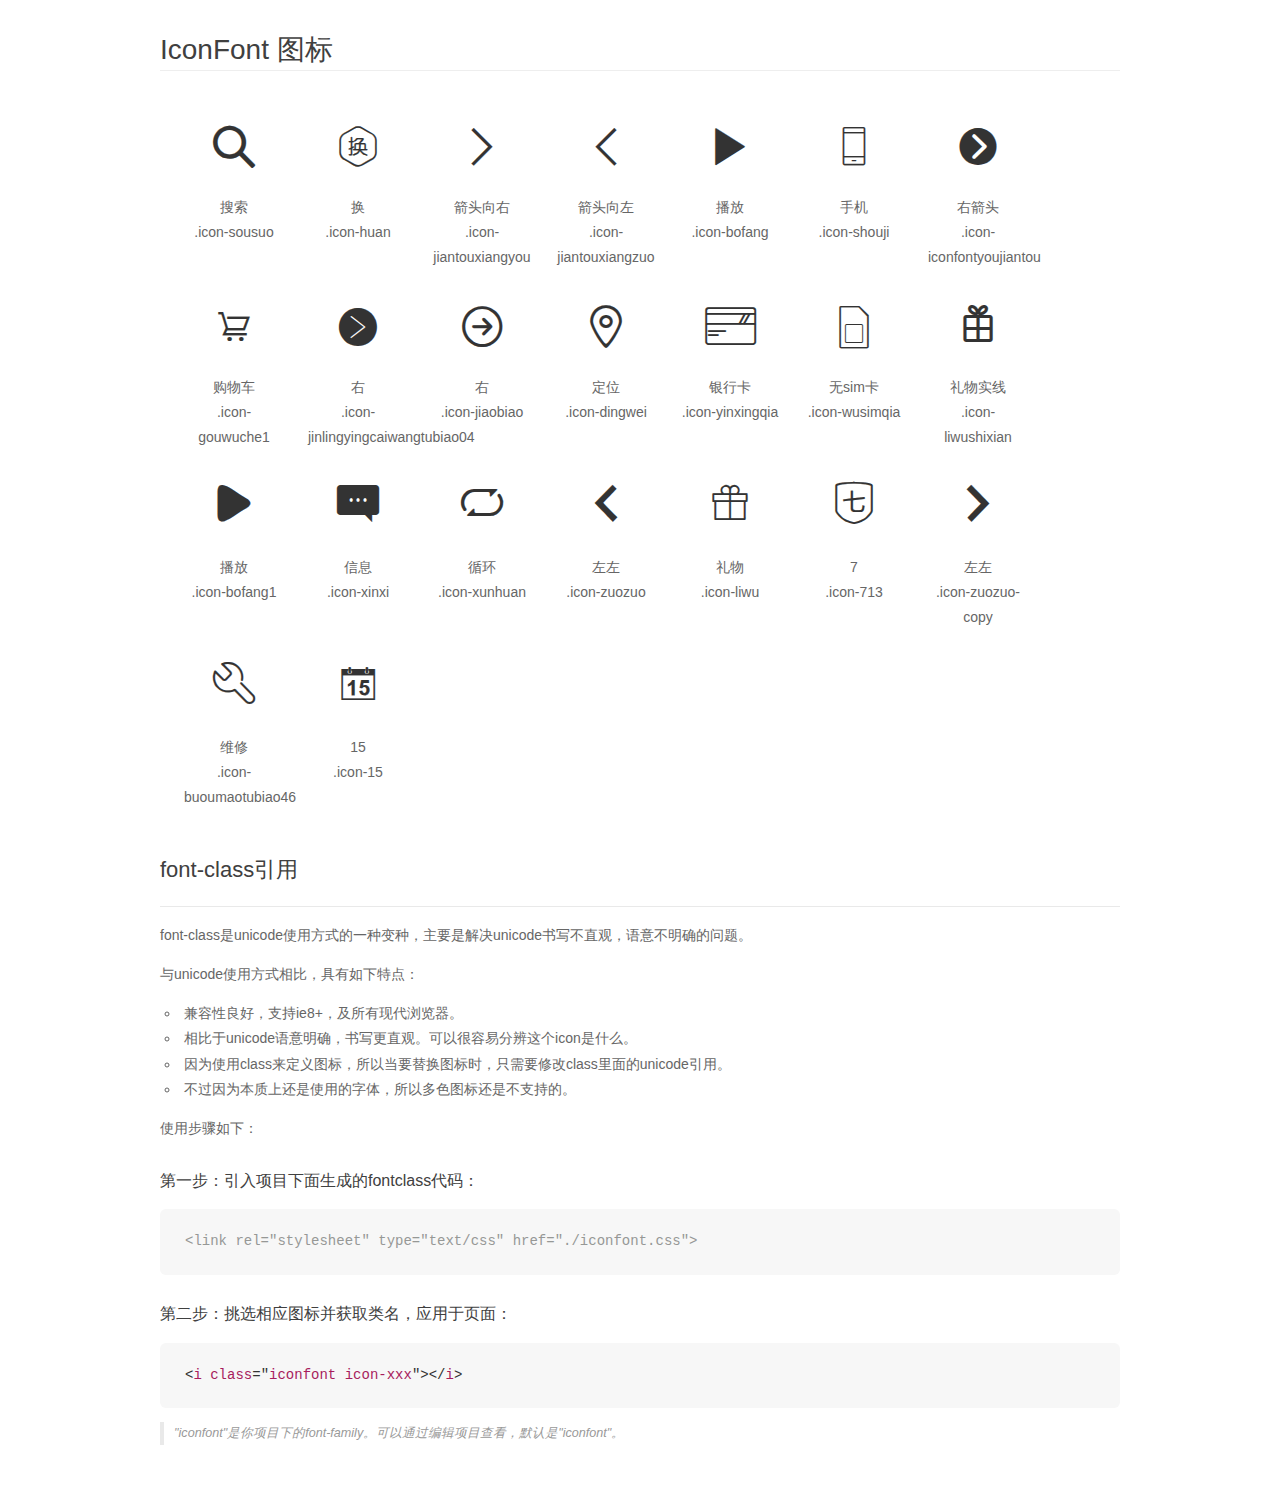
<file: font/demo_fontclass.html>
<!DOCTYPE html>
<html>
<head>
    <meta charset="utf-8"/>
    <title>IconFont</title>
    <link rel="stylesheet" href="demo.css">
    <link rel="stylesheet" href="iconfont.css">
</head>
<body>
    <div class="main markdown">
        <h1>IconFont 图标</h1>
        <ul class="icon_lists clear">
            
                <li>
                <i class="icon iconfont icon-sousuo"></i>
                    <div class="name">搜索</div>
                    <div class="fontclass">.icon-sousuo</div>
                </li>
            
                <li>
                <i class="icon iconfont icon-huan"></i>
                    <div class="name">换</div>
                    <div class="fontclass">.icon-huan</div>
                </li>
            
                <li>
                <i class="icon iconfont icon-jiantouxiangyou"></i>
                    <div class="name">箭头向右</div>
                    <div class="fontclass">.icon-jiantouxiangyou</div>
                </li>
            
                <li>
                <i class="icon iconfont icon-jiantouxiangzuo"></i>
                    <div class="name">箭头向左</div>
                    <div class="fontclass">.icon-jiantouxiangzuo</div>
                </li>
            
                <li>
                <i class="icon iconfont icon-bofang"></i>
                    <div class="name">播放</div>
                    <div class="fontclass">.icon-bofang</div>
                </li>
            
                <li>
                <i class="icon iconfont icon-shouji"></i>
                    <div class="name">手机</div>
                    <div class="fontclass">.icon-shouji</div>
                </li>
            
                <li>
                <i class="icon iconfont icon-iconfontyoujiantou"></i>
                    <div class="name">右箭头</div>
                    <div class="fontclass">.icon-iconfontyoujiantou</div>
                </li>
            
                <li>
                <i class="icon iconfont icon-gouwuche1"></i>
                    <div class="name">购物车</div>
                    <div class="fontclass">.icon-gouwuche1</div>
                </li>
            
                <li>
                <i class="icon iconfont icon-jinlingyingcaiwangtubiao04"></i>
                    <div class="name">右</div>
                    <div class="fontclass">.icon-jinlingyingcaiwangtubiao04</div>
                </li>
            
                <li>
                <i class="icon iconfont icon-jiaobiao"></i>
                    <div class="name">右</div>
                    <div class="fontclass">.icon-jiaobiao</div>
                </li>
            
                <li>
                <i class="icon iconfont icon-dingwei"></i>
                    <div class="name">定位</div>
                    <div class="fontclass">.icon-dingwei</div>
                </li>
            
                <li>
                <i class="icon iconfont icon-yinxingqia"></i>
                    <div class="name">银行卡</div>
                    <div class="fontclass">.icon-yinxingqia</div>
                </li>
            
                <li>
                <i class="icon iconfont icon-wusimqia"></i>
                    <div class="name">无sim卡</div>
                    <div class="fontclass">.icon-wusimqia</div>
                </li>
            
                <li>
                <i class="icon iconfont icon-liwushixian"></i>
                    <div class="name">礼物实线</div>
                    <div class="fontclass">.icon-liwushixian</div>
                </li>
            
                <li>
                <i class="icon iconfont icon-bofang1"></i>
                    <div class="name">播放</div>
                    <div class="fontclass">.icon-bofang1</div>
                </li>
            
                <li>
                <i class="icon iconfont icon-xinxi"></i>
                    <div class="name">信息</div>
                    <div class="fontclass">.icon-xinxi</div>
                </li>
            
                <li>
                <i class="icon iconfont icon-xunhuan"></i>
                    <div class="name">循环</div>
                    <div class="fontclass">.icon-xunhuan</div>
                </li>
            
                <li>
                <i class="icon iconfont icon-zuozuo"></i>
                    <div class="name">左左</div>
                    <div class="fontclass">.icon-zuozuo</div>
                </li>
            
                <li>
                <i class="icon iconfont icon-liwu"></i>
                    <div class="name">礼物</div>
                    <div class="fontclass">.icon-liwu</div>
                </li>
            
                <li>
                <i class="icon iconfont icon-713"></i>
                    <div class="name">7</div>
                    <div class="fontclass">.icon-713</div>
                </li>
            
                <li>
                <i class="icon iconfont icon-zuozuo-copy"></i>
                    <div class="name">左左</div>
                    <div class="fontclass">.icon-zuozuo-copy</div>
                </li>
            
                <li>
                <i class="icon iconfont icon-buoumaotubiao46"></i>
                    <div class="name">维修</div>
                    <div class="fontclass">.icon-buoumaotubiao46</div>
                </li>
            
                <li>
                <i class="icon iconfont icon-15"></i>
                    <div class="name">15</div>
                    <div class="fontclass">.icon-15</div>
                </li>
            
        </ul>

        <h2 id="font-class-">font-class引用</h2>
        <hr>

        <p>font-class是unicode使用方式的一种变种，主要是解决unicode书写不直观，语意不明确的问题。</p>
        <p>与unicode使用方式相比，具有如下特点：</p>
        <ul>
        <li>兼容性良好，支持ie8+，及所有现代浏览器。</li>
        <li>相比于unicode语意明确，书写更直观。可以很容易分辨这个icon是什么。</li>
        <li>因为使用class来定义图标，所以当要替换图标时，只需要修改class里面的unicode引用。</li>
        <li>不过因为本质上还是使用的字体，所以多色图标还是不支持的。</li>
        </ul>
        <p>使用步骤如下：</p>
        <h3 id="-fontclass-">第一步：引入项目下面生成的fontclass代码：</h3>


        <pre><code class="lang-js hljs javascript"><span class="hljs-comment">&lt;link rel="stylesheet" type="text/css" href="./iconfont.css"&gt;</span></code></pre>
        <h3 id="-">第二步：挑选相应图标并获取类名，应用于页面：</h3>
        <pre><code class="lang-css hljs">&lt;<span class="hljs-selector-tag">i</span> <span class="hljs-selector-tag">class</span>="<span class="hljs-selector-tag">iconfont</span> <span class="hljs-selector-tag">icon-xxx</span>"&gt;&lt;/<span class="hljs-selector-tag">i</span>&gt;</code></pre>
        <blockquote>
        <p>"iconfont"是你项目下的font-family。可以通过编辑项目查看，默认是"iconfont"。</p>
        </blockquote>
    </div>
</body>
</html>
</file>
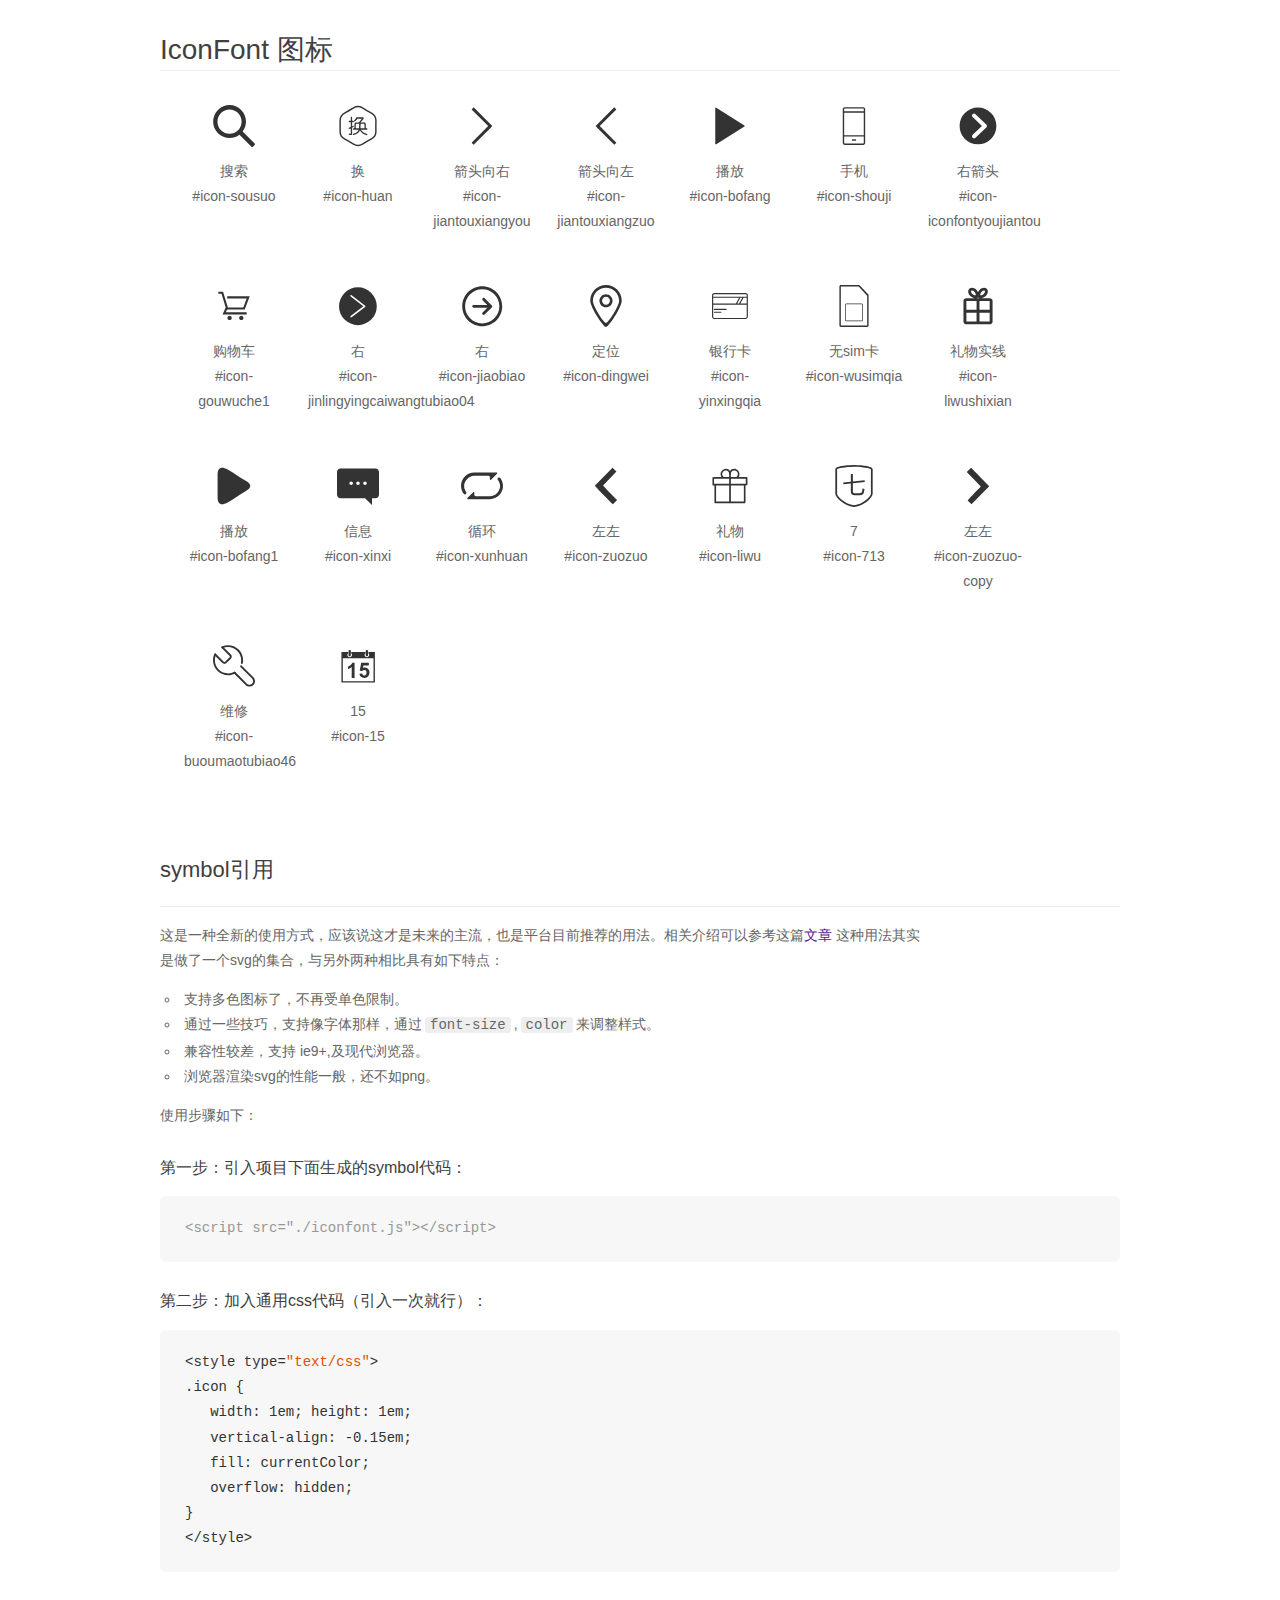
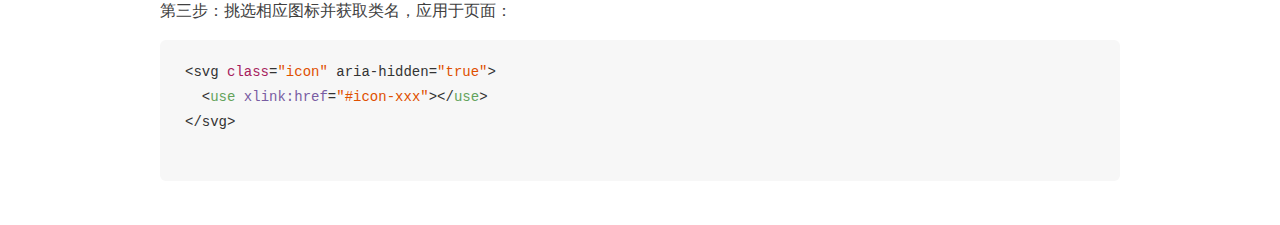
<file: font/demo_symbol.html>
<!DOCTYPE html>
<html>
<head>
    <meta charset="utf-8"/>
    <title>IconFont</title>
    <link rel="stylesheet" href="demo.css">
    <script src="iconfont.js"></script>

    <style type="text/css">
        .icon {
          /* 通过设置 font-size 来改变图标大小 */
          width: 1em; height: 1em;
          /* 图标和文字相邻时，垂直对齐 */
          vertical-align: -0.15em;
          /* 通过设置 color 来改变 SVG 的颜色/fill */
          fill: currentColor;
          /* path 和 stroke 溢出 viewBox 部分在 IE 下会显示
             normalize.css 中也包含这行 */
          overflow: hidden;
        }

    </style>
</head>
<body>
    <div class="main markdown">
        <h1>IconFont 图标</h1>
        <ul class="icon_lists clear">
            
                <li>
                    <svg class="icon" aria-hidden="true">
                        <use xlink:href="#icon-sousuo"></use>
                    </svg>
                    <div class="name">搜索</div>
                    <div class="fontclass">#icon-sousuo</div>
                </li>
            
                <li>
                    <svg class="icon" aria-hidden="true">
                        <use xlink:href="#icon-huan"></use>
                    </svg>
                    <div class="name">换</div>
                    <div class="fontclass">#icon-huan</div>
                </li>
            
                <li>
                    <svg class="icon" aria-hidden="true">
                        <use xlink:href="#icon-jiantouxiangyou"></use>
                    </svg>
                    <div class="name">箭头向右</div>
                    <div class="fontclass">#icon-jiantouxiangyou</div>
                </li>
            
                <li>
                    <svg class="icon" aria-hidden="true">
                        <use xlink:href="#icon-jiantouxiangzuo"></use>
                    </svg>
                    <div class="name">箭头向左</div>
                    <div class="fontclass">#icon-jiantouxiangzuo</div>
                </li>
            
                <li>
                    <svg class="icon" aria-hidden="true">
                        <use xlink:href="#icon-bofang"></use>
                    </svg>
                    <div class="name">播放</div>
                    <div class="fontclass">#icon-bofang</div>
                </li>
            
                <li>
                    <svg class="icon" aria-hidden="true">
                        <use xlink:href="#icon-shouji"></use>
                    </svg>
                    <div class="name">手机</div>
                    <div class="fontclass">#icon-shouji</div>
                </li>
            
                <li>
                    <svg class="icon" aria-hidden="true">
                        <use xlink:href="#icon-iconfontyoujiantou"></use>
                    </svg>
                    <div class="name">右箭头</div>
                    <div class="fontclass">#icon-iconfontyoujiantou</div>
                </li>
            
                <li>
                    <svg class="icon" aria-hidden="true">
                        <use xlink:href="#icon-gouwuche1"></use>
                    </svg>
                    <div class="name">购物车</div>
                    <div class="fontclass">#icon-gouwuche1</div>
                </li>
            
                <li>
                    <svg class="icon" aria-hidden="true">
                        <use xlink:href="#icon-jinlingyingcaiwangtubiao04"></use>
                    </svg>
                    <div class="name">右</div>
                    <div class="fontclass">#icon-jinlingyingcaiwangtubiao04</div>
                </li>
            
                <li>
                    <svg class="icon" aria-hidden="true">
                        <use xlink:href="#icon-jiaobiao"></use>
                    </svg>
                    <div class="name">右</div>
                    <div class="fontclass">#icon-jiaobiao</div>
                </li>
            
                <li>
                    <svg class="icon" aria-hidden="true">
                        <use xlink:href="#icon-dingwei"></use>
                    </svg>
                    <div class="name">定位</div>
                    <div class="fontclass">#icon-dingwei</div>
                </li>
            
                <li>
                    <svg class="icon" aria-hidden="true">
                        <use xlink:href="#icon-yinxingqia"></use>
                    </svg>
                    <div class="name">银行卡</div>
                    <div class="fontclass">#icon-yinxingqia</div>
                </li>
            
                <li>
                    <svg class="icon" aria-hidden="true">
                        <use xlink:href="#icon-wusimqia"></use>
                    </svg>
                    <div class="name">无sim卡</div>
                    <div class="fontclass">#icon-wusimqia</div>
                </li>
            
                <li>
                    <svg class="icon" aria-hidden="true">
                        <use xlink:href="#icon-liwushixian"></use>
                    </svg>
                    <div class="name">礼物实线</div>
                    <div class="fontclass">#icon-liwushixian</div>
                </li>
            
                <li>
                    <svg class="icon" aria-hidden="true">
                        <use xlink:href="#icon-bofang1"></use>
                    </svg>
                    <div class="name">播放</div>
                    <div class="fontclass">#icon-bofang1</div>
                </li>
            
                <li>
                    <svg class="icon" aria-hidden="true">
                        <use xlink:href="#icon-xinxi"></use>
                    </svg>
                    <div class="name">信息</div>
                    <div class="fontclass">#icon-xinxi</div>
                </li>
            
                <li>
                    <svg class="icon" aria-hidden="true">
                        <use xlink:href="#icon-xunhuan"></use>
                    </svg>
                    <div class="name">循环</div>
                    <div class="fontclass">#icon-xunhuan</div>
                </li>
            
                <li>
                    <svg class="icon" aria-hidden="true">
                        <use xlink:href="#icon-zuozuo"></use>
                    </svg>
                    <div class="name">左左</div>
                    <div class="fontclass">#icon-zuozuo</div>
                </li>
            
                <li>
                    <svg class="icon" aria-hidden="true">
                        <use xlink:href="#icon-liwu"></use>
                    </svg>
                    <div class="name">礼物</div>
                    <div class="fontclass">#icon-liwu</div>
                </li>
            
                <li>
                    <svg class="icon" aria-hidden="true">
                        <use xlink:href="#icon-713"></use>
                    </svg>
                    <div class="name">7</div>
                    <div class="fontclass">#icon-713</div>
                </li>
            
                <li>
                    <svg class="icon" aria-hidden="true">
                        <use xlink:href="#icon-zuozuo-copy"></use>
                    </svg>
                    <div class="name">左左</div>
                    <div class="fontclass">#icon-zuozuo-copy</div>
                </li>
            
                <li>
                    <svg class="icon" aria-hidden="true">
                        <use xlink:href="#icon-buoumaotubiao46"></use>
                    </svg>
                    <div class="name">维修</div>
                    <div class="fontclass">#icon-buoumaotubiao46</div>
                </li>
            
                <li>
                    <svg class="icon" aria-hidden="true">
                        <use xlink:href="#icon-15"></use>
                    </svg>
                    <div class="name">15</div>
                    <div class="fontclass">#icon-15</div>
                </li>
            
        </ul>


        <h2 id="symbol-">symbol引用</h2>
        <hr>

        <p>这是一种全新的使用方式，应该说这才是未来的主流，也是平台目前推荐的用法。相关介绍可以参考这篇<a href="">文章</a>
        这种用法其实是做了一个svg的集合，与另外两种相比具有如下特点：</p>
        <ul>
          <li>支持多色图标了，不再受单色限制。</li>
          <li>通过一些技巧，支持像字体那样，通过<code>font-size</code>,<code>color</code>来调整样式。</li>
          <li>兼容性较差，支持 ie9+,及现代浏览器。</li>
          <li>浏览器渲染svg的性能一般，还不如png。</li>
        </ul>
        <p>使用步骤如下：</p>
        <h3 id="-symbol-">第一步：引入项目下面生成的symbol代码：</h3>
        <pre><code class="lang-js hljs javascript"><span class="hljs-comment">&lt;script src="./iconfont.js"&gt;&lt;/script&gt;</span></code></pre>
        <h3 id="-css-">第二步：加入通用css代码（引入一次就行）：</h3>
        <pre><code class="lang-js hljs javascript">&lt;style type=<span class="hljs-string">"text/css"</span>&gt;
.icon {
   width: <span class="hljs-number">1</span>em; height: <span class="hljs-number">1</span>em;
   vertical-align: <span class="hljs-number">-0.15</span>em;
   fill: currentColor;
   overflow: hidden;
}
&lt;<span class="hljs-regexp">/style&gt;</span></code></pre>
        <h3 id="-">第三步：挑选相应图标并获取类名，应用于页面：</h3>
        <pre><code class="lang-js hljs javascript">&lt;svg <span class="hljs-class"><span class="hljs-keyword">class</span></span>=<span class="hljs-string">"icon"</span> aria-hidden=<span class="hljs-string">"true"</span>&gt;<span class="xml"><span class="hljs-tag">
  &lt;<span class="hljs-name">use</span> <span class="hljs-attr">xlink:href</span>=<span class="hljs-string">"#icon-xxx"</span>&gt;</span><span class="hljs-tag">&lt;/<span class="hljs-name">use</span>&gt;</span>
</span>&lt;<span class="hljs-regexp">/svg&gt;
        </span></code></pre>
    </div>
</body>
</html>
</file>
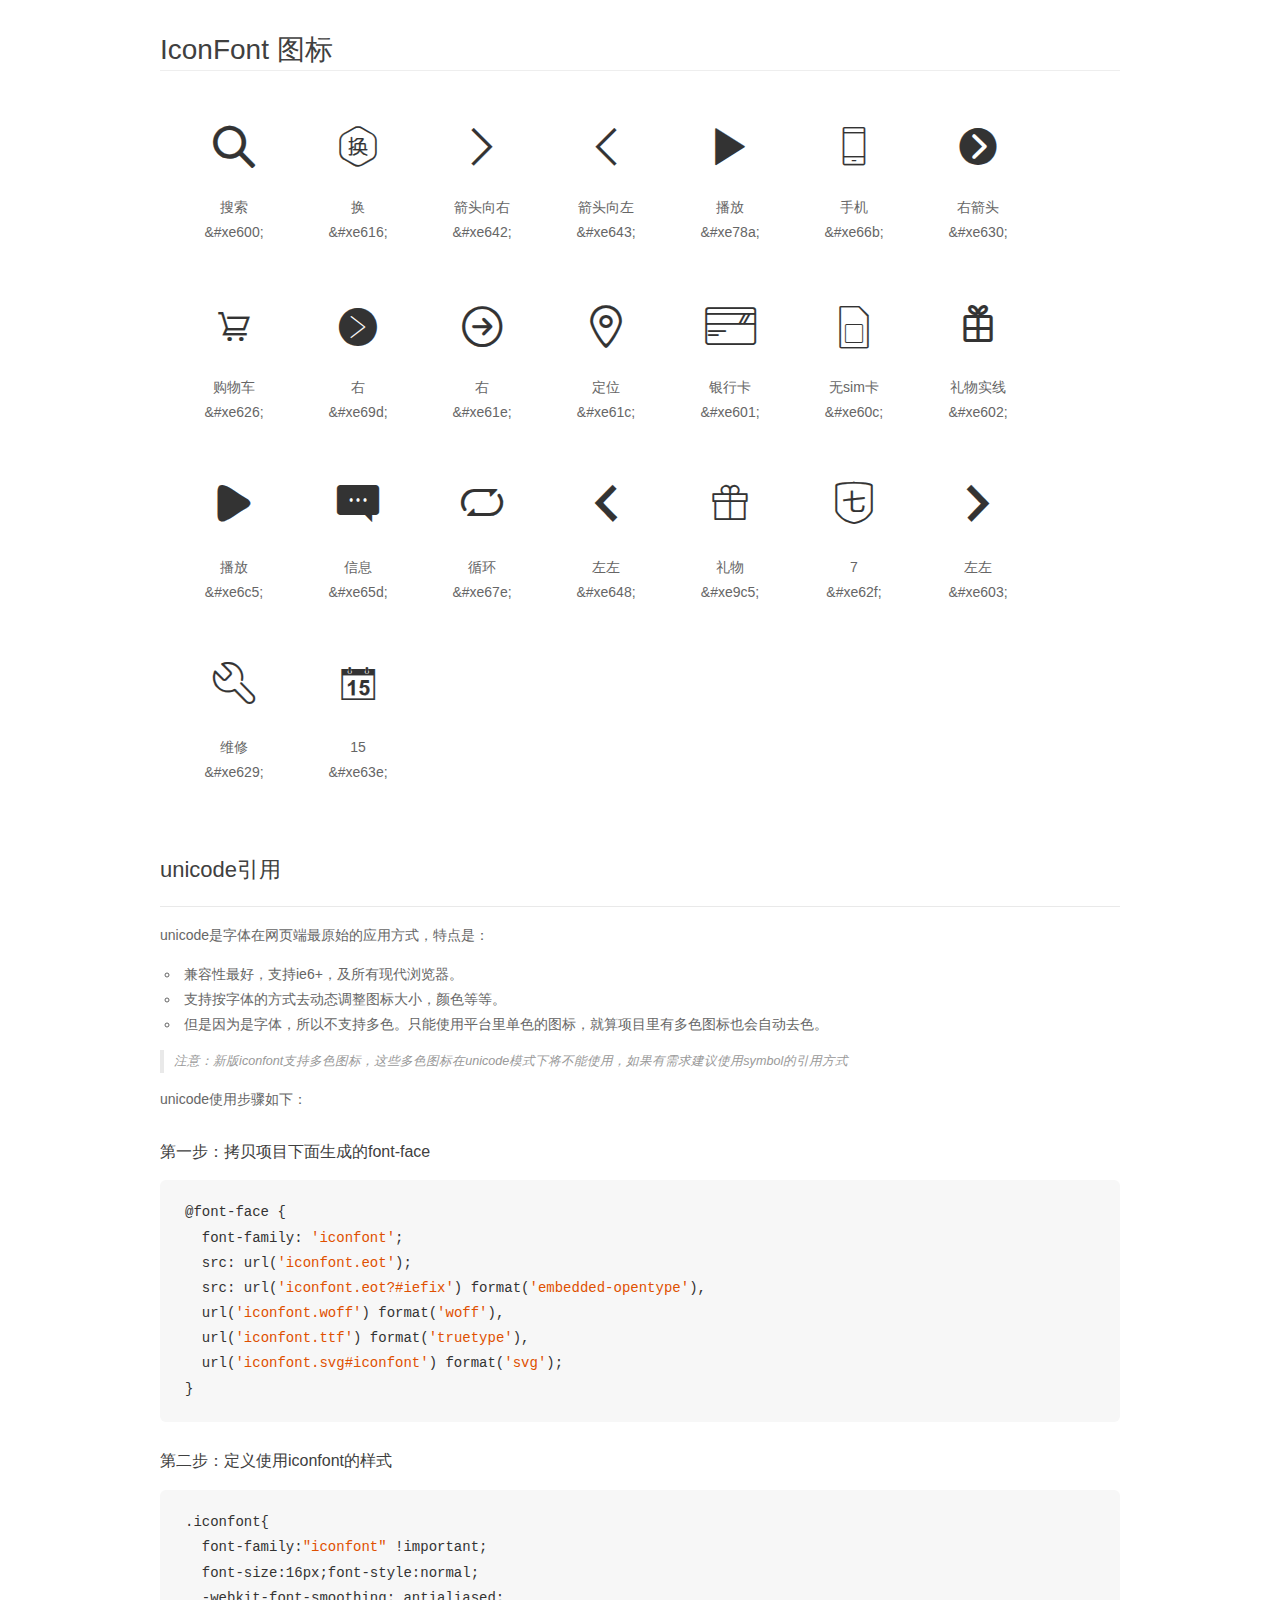
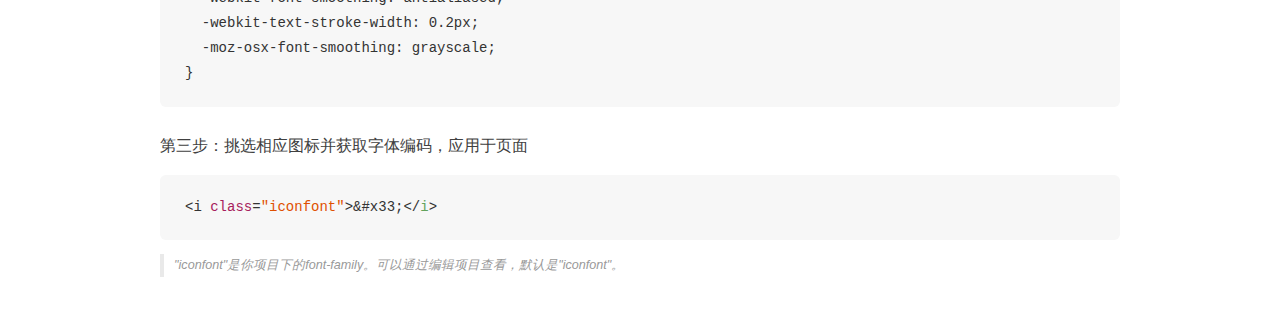
<file: font/demo_unicode.html>
<!DOCTYPE html>
<html>
<head>
    <meta charset="utf-8"/>
    <title>IconFont</title>
    <link rel="stylesheet" href="demo.css">

    <style type="text/css">

        @font-face {font-family: "iconfont";
          src: url('iconfont.eot'); /* IE9*/
          src: url('iconfont.eot#iefix') format('embedded-opentype'), /* IE6-IE8 */
          url('iconfont.woff') format('woff'), /* chrome, firefox */
          url('iconfont.ttf') format('truetype'), /* chrome, firefox, opera, Safari, Android, iOS 4.2+*/
          url('iconfont.svg#iconfont') format('svg'); /* iOS 4.1- */
        }

        .iconfont {
          font-family:"iconfont" !important;
          font-size:16px;
          font-style:normal;
          -webkit-font-smoothing: antialiased;
          -webkit-text-stroke-width: 0.2px;
          -moz-osx-font-smoothing: grayscale;
        }

    </style>
</head>
<body>
    <div class="main markdown">
        <h1>IconFont 图标</h1>
        <ul class="icon_lists clear">
            
                <li>
                <i class="icon iconfont">&#xe600;</i>
                    <div class="name">搜索</div>
                    <div class="code">&amp;#xe600;</div>
                </li>
            
                <li>
                <i class="icon iconfont">&#xe616;</i>
                    <div class="name">换</div>
                    <div class="code">&amp;#xe616;</div>
                </li>
            
                <li>
                <i class="icon iconfont">&#xe642;</i>
                    <div class="name">箭头向右</div>
                    <div class="code">&amp;#xe642;</div>
                </li>
            
                <li>
                <i class="icon iconfont">&#xe643;</i>
                    <div class="name">箭头向左</div>
                    <div class="code">&amp;#xe643;</div>
                </li>
            
                <li>
                <i class="icon iconfont">&#xe78a;</i>
                    <div class="name">播放</div>
                    <div class="code">&amp;#xe78a;</div>
                </li>
            
                <li>
                <i class="icon iconfont">&#xe66b;</i>
                    <div class="name">手机</div>
                    <div class="code">&amp;#xe66b;</div>
                </li>
            
                <li>
                <i class="icon iconfont">&#xe630;</i>
                    <div class="name">右箭头</div>
                    <div class="code">&amp;#xe630;</div>
                </li>
            
                <li>
                <i class="icon iconfont">&#xe626;</i>
                    <div class="name">购物车</div>
                    <div class="code">&amp;#xe626;</div>
                </li>
            
                <li>
                <i class="icon iconfont">&#xe69d;</i>
                    <div class="name">右</div>
                    <div class="code">&amp;#xe69d;</div>
                </li>
            
                <li>
                <i class="icon iconfont">&#xe61e;</i>
                    <div class="name">右</div>
                    <div class="code">&amp;#xe61e;</div>
                </li>
            
                <li>
                <i class="icon iconfont">&#xe61c;</i>
                    <div class="name">定位</div>
                    <div class="code">&amp;#xe61c;</div>
                </li>
            
                <li>
                <i class="icon iconfont">&#xe601;</i>
                    <div class="name">银行卡</div>
                    <div class="code">&amp;#xe601;</div>
                </li>
            
                <li>
                <i class="icon iconfont">&#xe60c;</i>
                    <div class="name">无sim卡</div>
                    <div class="code">&amp;#xe60c;</div>
                </li>
            
                <li>
                <i class="icon iconfont">&#xe602;</i>
                    <div class="name">礼物实线</div>
                    <div class="code">&amp;#xe602;</div>
                </li>
            
                <li>
                <i class="icon iconfont">&#xe6c5;</i>
                    <div class="name">播放</div>
                    <div class="code">&amp;#xe6c5;</div>
                </li>
            
                <li>
                <i class="icon iconfont">&#xe65d;</i>
                    <div class="name">信息</div>
                    <div class="code">&amp;#xe65d;</div>
                </li>
            
                <li>
                <i class="icon iconfont">&#xe67e;</i>
                    <div class="name">循环</div>
                    <div class="code">&amp;#xe67e;</div>
                </li>
            
                <li>
                <i class="icon iconfont">&#xe648;</i>
                    <div class="name">左左</div>
                    <div class="code">&amp;#xe648;</div>
                </li>
            
                <li>
                <i class="icon iconfont">&#xe9c5;</i>
                    <div class="name">礼物</div>
                    <div class="code">&amp;#xe9c5;</div>
                </li>
            
                <li>
                <i class="icon iconfont">&#xe62f;</i>
                    <div class="name">7</div>
                    <div class="code">&amp;#xe62f;</div>
                </li>
            
                <li>
                <i class="icon iconfont">&#xe603;</i>
                    <div class="name">左左</div>
                    <div class="code">&amp;#xe603;</div>
                </li>
            
                <li>
                <i class="icon iconfont">&#xe629;</i>
                    <div class="name">维修</div>
                    <div class="code">&amp;#xe629;</div>
                </li>
            
                <li>
                <i class="icon iconfont">&#xe63e;</i>
                    <div class="name">15</div>
                    <div class="code">&amp;#xe63e;</div>
                </li>
            
        </ul>
        <h2 id="unicode-">unicode引用</h2>
        <hr>

        <p>unicode是字体在网页端最原始的应用方式，特点是：</p>
        <ul>
        <li>兼容性最好，支持ie6+，及所有现代浏览器。</li>
        <li>支持按字体的方式去动态调整图标大小，颜色等等。</li>
        <li>但是因为是字体，所以不支持多色。只能使用平台里单色的图标，就算项目里有多色图标也会自动去色。</li>
        </ul>
        <blockquote>
        <p>注意：新版iconfont支持多色图标，这些多色图标在unicode模式下将不能使用，如果有需求建议使用symbol的引用方式</p>
        </blockquote>
        <p>unicode使用步骤如下：</p>
        <h3 id="-font-face">第一步：拷贝项目下面生成的font-face</h3>
        <pre><code class="lang-js hljs javascript">@font-face {
  font-family: <span class="hljs-string">'iconfont'</span>;
  src: url(<span class="hljs-string">'iconfont.eot'</span>);
  src: url(<span class="hljs-string">'iconfont.eot?#iefix'</span>) format(<span class="hljs-string">'embedded-opentype'</span>),
  url(<span class="hljs-string">'iconfont.woff'</span>) format(<span class="hljs-string">'woff'</span>),
  url(<span class="hljs-string">'iconfont.ttf'</span>) format(<span class="hljs-string">'truetype'</span>),
  url(<span class="hljs-string">'iconfont.svg#iconfont'</span>) format(<span class="hljs-string">'svg'</span>);
}
</code></pre>
        <h3 id="-iconfont-">第二步：定义使用iconfont的样式</h3>
        <pre><code class="lang-js hljs javascript">.iconfont{
  font-family:<span class="hljs-string">"iconfont"</span> !important;
  font-size:<span class="hljs-number">16</span>px;font-style:normal;
  -webkit-font-smoothing: antialiased;
  -webkit-text-stroke-width: <span class="hljs-number">0.2</span>px;
  -moz-osx-font-smoothing: grayscale;
}
</code></pre>
        <h3 id="-">第三步：挑选相应图标并获取字体编码，应用于页面</h3>
        <pre><code class="lang-js hljs javascript">&lt;i <span class="hljs-class"><span class="hljs-keyword">class</span></span>=<span class="hljs-string">"iconfont"</span>&gt;&amp;#x33;<span class="xml"><span class="hljs-tag">&lt;/<span class="hljs-name">i</span>&gt;</span></span></code></pre>

        <blockquote>
        <p>"iconfont"是你项目下的font-family。可以通过编辑项目查看，默认是"iconfont"。</p>
        </blockquote>
    </div>


</body>
</html>
</file>
<file: font/iconfont.css>
@font-face {font-family: "iconfont";
  src: url('iconfont.eot?t=1480255958622'); /* IE9*/
  src: url('iconfont.eot?t=1480255958622#iefix') format('embedded-opentype'), /* IE6-IE8 */
  url('iconfont.woff?t=1480255958622') format('woff'), /* chrome, firefox */
  url('iconfont.ttf?t=1480255958622') format('truetype'), /* chrome, firefox, opera, Safari, Android, iOS 4.2+*/
  url('iconfont.svg?t=1480255958622#iconfont') format('svg'); /* iOS 4.1- */
}

.iconfont {
  font-family:"iconfont" !important;
  font-size:16px;
  font-style:normal;
  -webkit-font-smoothing: antialiased;
  -webkit-text-stroke-width: 0.2px;
  -moz-osx-font-smoothing: grayscale;
}

.icon-sousuo:before { content: "\e600"; }

.icon-huan:before { content: "\e616"; }

.icon-jiantouxiangyou:before { content: "\e642"; }

.icon-jiantouxiangzuo:before { content: "\e643"; }

.icon-bofang:before { content: "\e78a"; }

.icon-shouji:before { content: "\e66b"; }

.icon-iconfontyoujiantou:before { content: "\e630"; }

.icon-gouwuche1:before { content: "\e626"; }

.icon-jinlingyingcaiwangtubiao04:before { content: "\e69d"; }

.icon-jiaobiao:before { content: "\e61e"; }

.icon-dingwei:before { content: "\e61c"; }

.icon-yinxingqia:before { content: "\e601"; }

.icon-wusimqia:before { content: "\e60c"; }

.icon-liwushixian:before { content: "\e602"; }

.icon-bofang1:before { content: "\e6c5"; }

.icon-xinxi:before { content: "\e65d"; }

.icon-xunhuan:before { content: "\e67e"; }

.icon-zuozuo:before { content: "\e648"; }

.icon-liwu:before { content: "\e9c5"; }

.icon-713:before { content: "\e62f"; }

.icon-zuozuo-copy:before { content: "\e603"; }

.icon-buoumaotubiao46:before { content: "\e629"; }

.icon-15:before { content: "\e63e"; }
</file>
<file: font/demo.css>
*{margin: 0;padding: 0;list-style: none;}
/*
KISSY CSS Reset
理念：1. reset 的目的不是清除浏览器的默认样式，这仅是部分工作。清除和重置是紧密不可分的。
2. reset 的目的不是让默认样式在所有浏览器下一致，而是减少默认样式有可能带来的问题。
3. reset 期望提供一套普适通用的基础样式。但没有银弹，推荐根据具体需求，裁剪和修改后再使用。
特色：1. 适应中文；2. 基于最新主流浏览器。
维护：玉伯<lifesinger@gmail.com>, 正淳<ragecarrier@gmail.com>
 */

/** 清除内外边距 **/
body, h1, h2, h3, h4, h5, h6, hr, p, blockquote, /* structural elements 结构元素 */
dl, dt, dd, ul, ol, li, /* list elements 列表元素 */
pre, /* text formatting elements 文本格式元素 */
form, fieldset, legend, button, input, textarea, /* form elements 表单元素 */
th, td /* table elements 表格元素 */ {
  margin: 0;
  padding: 0;
}

/** 设置默认字体 **/
body,
button, input, select, textarea /* for ie */ {
  font: 12px/1.5 tahoma, arial, \5b8b\4f53, sans-serif;
}
h1, h2, h3, h4, h5, h6 { font-size: 100%; }
address, cite, dfn, em, var { font-style: normal; } /* 将斜体扶正 */
code, kbd, pre, samp { font-family: courier new, courier, monospace; } /* 统一等宽字体 */
small { font-size: 12px; } /* 小于 12px 的中文很难阅读，让 small 正常化 */

/** 重置列表元素 **/
ul, ol { list-style: none; }

/** 重置文本格式元素 **/
a { text-decoration: none; }
a:hover { text-decoration: underline; }


/** 重置表单元素 **/
legend { color: #000; } /* for ie6 */
fieldset, img { border: 0; } /* img 搭车：让链接里的 img 无边框 */
button, input, select, textarea { font-size: 100%; } /* 使得表单元素在 ie 下能继承字体大小 */
/* 注：optgroup 无法扶正 */

/** 重置表格元素 **/
table { border-collapse: collapse; border-spacing: 0; }

/* 清除浮动 */
.ks-clear:after, .clear:after {
  content: '\20';
  display: block;
  height: 0;
  clear: both;
}
.ks-clear, .clear {
  *zoom: 1;
}

.main {
  padding: 30px 100px;
width: 960px;
margin: 0 auto;
}
.main h1{font-size:36px; color:#333; text-align:left;margin-bottom:30px; border-bottom: 1px solid #eee;}

.helps{margin-top:40px;}
.helps pre{
  padding:20px;
  margin:10px 0;
  border:solid 1px #e7e1cd;
  background-color: #fffdef;
  overflow: auto;
}

.icon_lists{
  width: 100% !important;

}

.icon_lists li{
  float:left;
  width: 100px;
  height:180px;
  text-align: center;
  list-style: none !important;
}
.icon_lists .icon{
  font-size: 42px;
  line-height: 100px;
  margin: 10px 0;
  color:#333;
  -webkit-transition: font-size 0.25s ease-out 0s;
  -moz-transition: font-size 0.25s ease-out 0s;
  transition: font-size 0.25s ease-out 0s;

}
.icon_lists .icon:hover{
  font-size: 100px;
}



.markdown {
  color: #666;
  font-size: 14px;
  line-height: 1.8;
}

.highlight {
  line-height: 1.5;
}

.markdown img {
  vertical-align: middle;
  max-width: 100%;
}

.markdown h1 {
  color: #404040;
  font-weight: 500;
  line-height: 40px;
  margin-bottom: 24px;
}

.markdown h2,
.markdown h3,
.markdown h4,
.markdown h5,
.markdown h6 {
  color: #404040;
  margin: 1.6em 0 0.6em 0;
  font-weight: 500;
  clear: both;
}

.markdown h1 {
  font-size: 28px;
}

.markdown h2 {
  font-size: 22px;
}

.markdown h3 {
  font-size: 16px;
}

.markdown h4 {
  font-size: 14px;
}

.markdown h5 {
  font-size: 12px;
}

.markdown h6 {
  font-size: 12px;
}

.markdown hr {
  height: 1px;
  border: 0;
  background: #e9e9e9;
  margin: 16px 0;
  clear: both;
}

.markdown p,
.markdown pre {
  margin: 1em 0;
}

.markdown > p,
.markdown > blockquote,
.markdown > .highlight,
.markdown > ol,
.markdown > ul {
  width: 80%;
}

.markdown ul > li {
  list-style: circle;
}

.markdown > ul li,
.markdown blockquote ul > li {
  margin-left: 20px;
  padding-left: 4px;
}

.markdown > ul li p,
.markdown > ol li p {
  margin: 0.6em 0;
}

.markdown ol > li {
  list-style: decimal;
}

.markdown > ol li,
.markdown blockquote ol > li {
  margin-left: 20px;
  padding-left: 4px;
}

.markdown code {
  margin: 0 3px;
  padding: 0 5px;
  background: #eee;
  border-radius: 3px;
}

.markdown pre {
  border-radius: 6px;
  background: #f7f7f7;
  padding: 20px;
}

.markdown pre code {
  border: none;
  background: #f7f7f7;
  margin: 0;
}

.markdown strong,
.markdown b {
  font-weight: 600;
}

.markdown > table {
  border-collapse: collapse;
  border-spacing: 0px;
  empty-cells: show;
  border: 1px solid #e9e9e9;
  width: 95%;
  margin-bottom: 24px;
}

.markdown > table th {
  white-space: nowrap;
  color: #333;
  font-weight: 600;

}

.markdown > table th,
.markdown > table td {
  border: 1px solid #e9e9e9;
  padding: 8px 16px;
  text-align: left;
}

.markdown > table th {
  background: #F7F7F7;
}

.markdown blockquote {
  font-size: 90%;
  color: #999;
  border-left: 4px solid #e9e9e9;
  padding-left: 0.8em;
  margin: 1em 0;
  font-style: italic;
}

.markdown blockquote p {
  margin: 0;
}

.markdown .anchor {
  opacity: 0;
  transition: opacity 0.3s ease;
  margin-left: 8px;
}

.markdown .waiting {
  color: #ccc;
}

.markdown h1:hover .anchor,
.markdown h2:hover .anchor,
.markdown h3:hover .anchor,
.markdown h4:hover .anchor,
.markdown h5:hover .anchor,
.markdown h6:hover .anchor {
  opacity: 1;
  display: inline-block;
}

.markdown > br,
.markdown > p > br {
  clear: both;
}


.hljs {
  display: block;
  background: white;
  padding: 0.5em;
  color: #333333;
  overflow-x: auto;
}

.hljs-comment,
.hljs-meta {
  color: #969896;
}

.hljs-string,
.hljs-variable,
.hljs-template-variable,
.hljs-strong,
.hljs-emphasis,
.hljs-quote {
  color: #df5000;
}

.hljs-keyword,
.hljs-selector-tag,
.hljs-type {
  color: #a71d5d;
}

.hljs-literal,
.hljs-symbol,
.hljs-bullet,
.hljs-attribute {
  color: #0086b3;
}

.hljs-section,
.hljs-name {
  color: #63a35c;
}

.hljs-tag {
  color: #333333;
}

.hljs-title,
.hljs-attr,
.hljs-selector-id,
.hljs-selector-class,
.hljs-selector-attr,
.hljs-selector-pseudo {
  color: #795da3;
}

.hljs-addition {
  color: #55a532;
  background-color: #eaffea;
}

.hljs-deletion {
  color: #bd2c00;
  background-color: #ffecec;
}

.hljs-link {
  text-decoration: underline;
}

pre{
  background: #fff;
}
</file>
